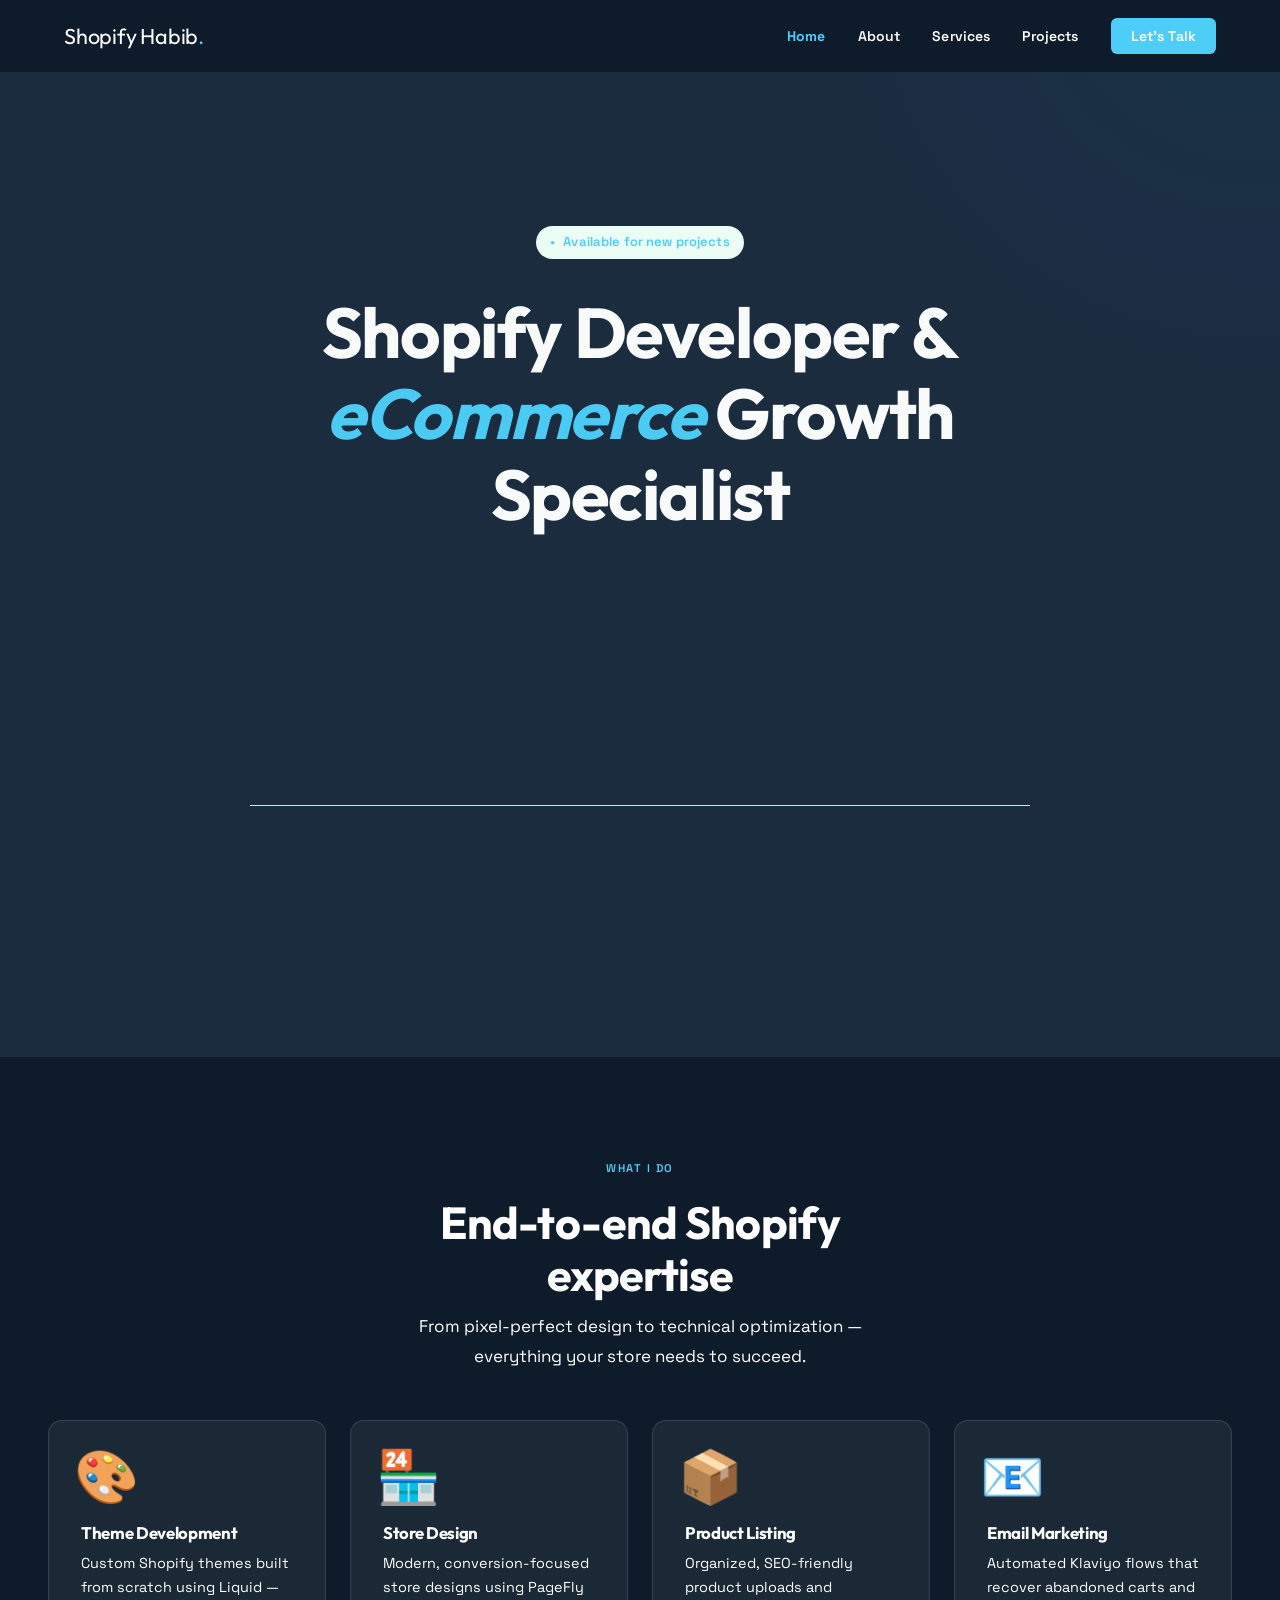
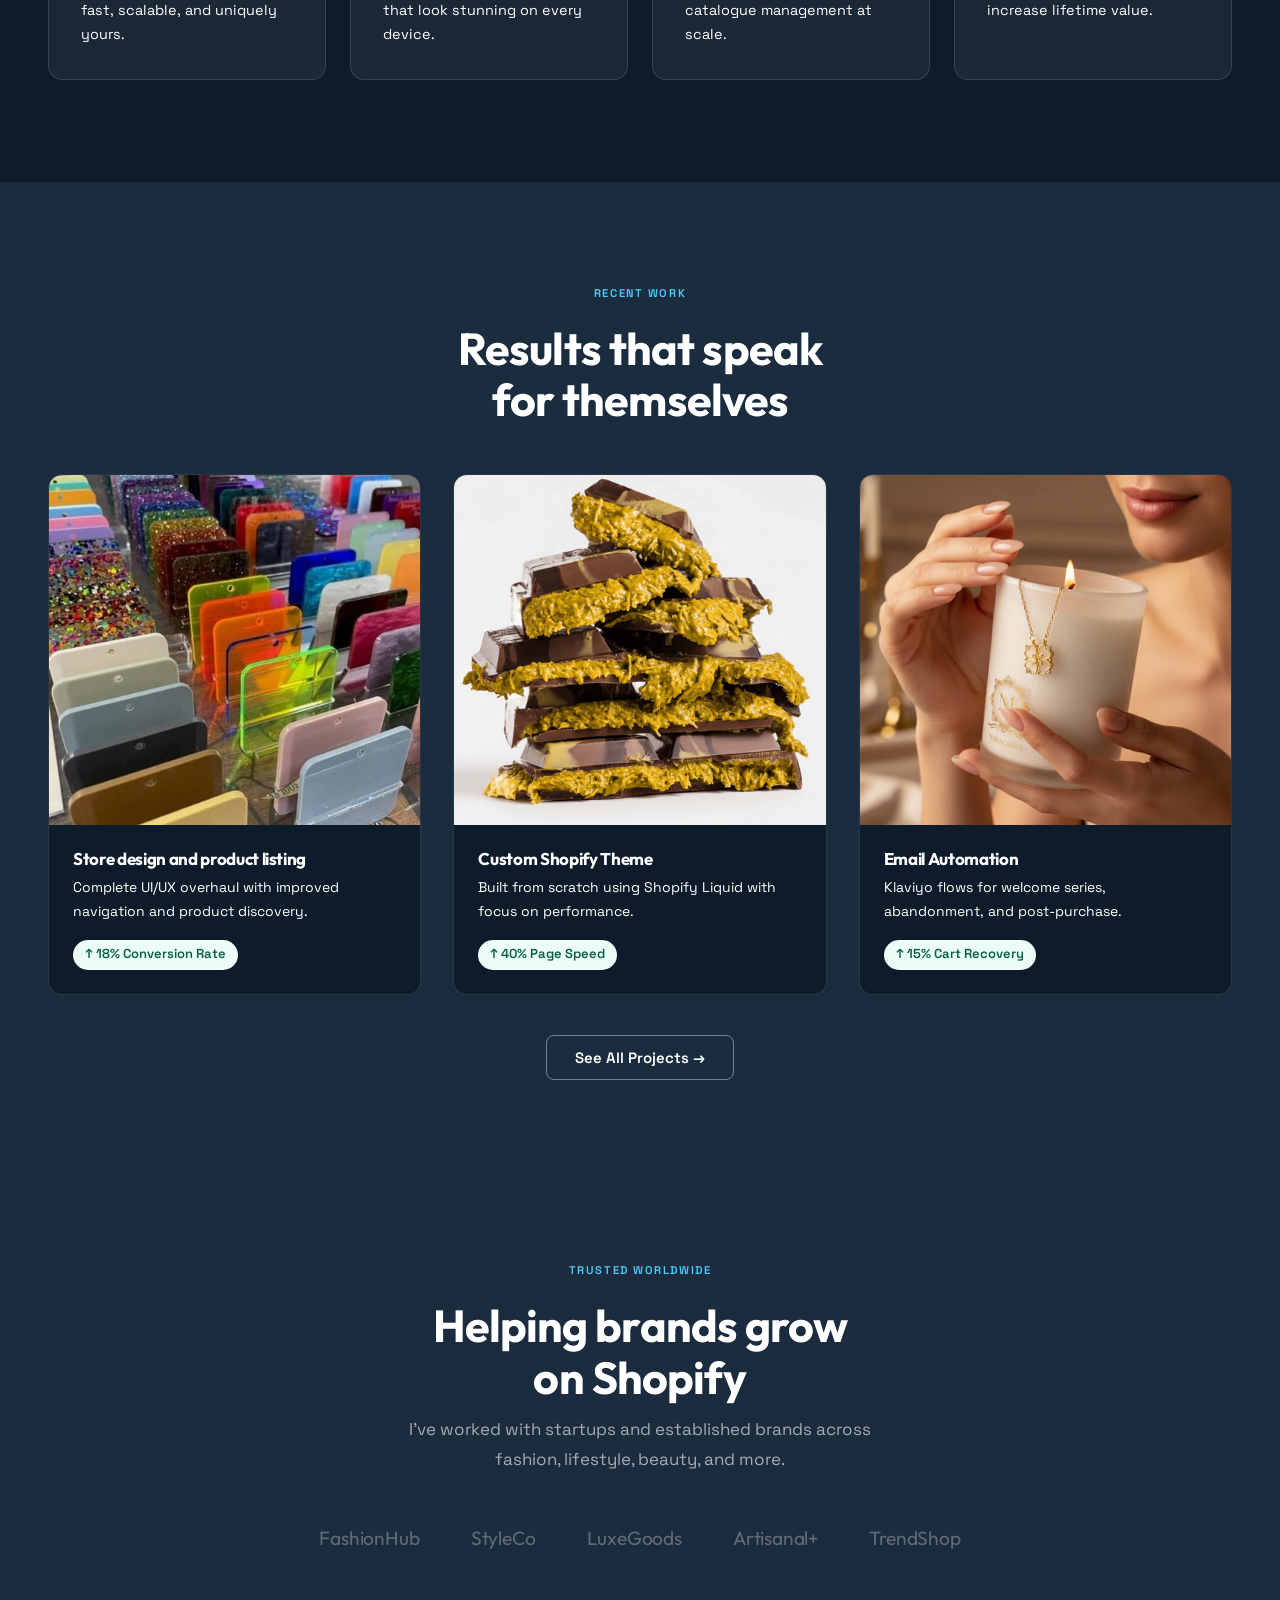
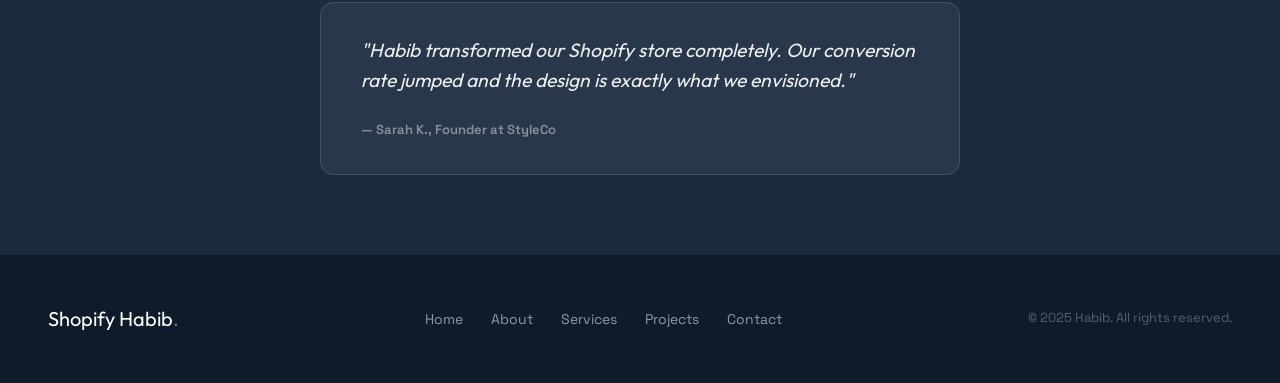
<file: index.html>
<!DOCTYPE html>
<html lang="en">

<head>
    <meta charset="UTF-8">
    <meta name="viewport" content="width=device-width, initial-scale=1.0">
    <title>Habib — Shopify Developer</title>
    <link rel="preconnect" href="https://fonts.googleapis.com">
    <link
        href="https://fonts.googleapis.com/css2?family=Space+Grotesk:wght@300;400;500;600;700&family=Outfit:wght@400;500;600;700&display=swap"
        rel="stylesheet">
    <link rel="stylesheet" href="css/style.css">
</head>

<body>

    <nav id="main-nav">
        <a class="nav-logo" href="index.html">Shopify Habib<span>.</span></a>
        <ul class="nav-links" id="nav-links">
            <li><a href="index.html">Home</a></li>
            <li><a href="about.html">About</a></li>
            <li><a href="services.html">Services</a></li>
            <li><a href="projects.html">Projects</a></li>
            <li><a href="contact.html" class="nav-cta">Let's Talk</a></li>
        </ul>
        <button class="hamburger" id="hamburger" onclick="toggleMenu()" aria-label="Menu">
            <span></span><span></span><span></span>
        </button>
    </nav>

    <div class="page active" id="page-home">

        <!-- Hero -->
        <section class="hero">
            <div class="hero-bg"></div>
            <div class="container">
                <div class="hero-inner">
                    <div class="hero-badge">Available for new projects</div>
                    <h1>Shopify Developer &amp; <em>eCommerce</em> Growth Specialist</h1>
                    <p class="hero-sub">I build high-converting Shopify stores, custom themes, and optimized user
                        experiences that turn visitors into loyal customers.</p>
                    <div class="hero-btns">
                        <button class="btn btn-primary" onclick="window.location.href='projects.html'">View
                            Projects</button>
                        <button class="btn btn-outline" onclick="window.location.href='contact.html'">Contact
                            Me</button>
                    </div>
                    <div class="hero-stats">
                        <div class="stat-item">
                            <div class="stat-num">50+</div>
                            <div class="stat-label">Stores Launched</div>
                        </div>
                        <div class="stat-item">
                            <div class="stat-num">3+</div>
                            <div class="stat-label">Years Experience</div>
                        </div>
                        <div class="stat-item">
                            <div class="stat-num">98%</div>
                            <div class="stat-label">Client Satisfaction</div>
                        </div>
                        <div class="stat-item">
                            <div class="stat-num">40%</div>
                            <div class="stat-label">Avg. Speed Gain</div>
                        </div>
                    </div>
                </div>
            </div>
        </section>

        <!-- Services Preview -->
        <section class="services-preview">
            <div class="container">
                <div class="section-header fade-in">
                    <span class="section-label">What I Do</span>
                    <h2>End-to-end Shopify<br>expertise</h2>
                    <p>From pixel-perfect design to technical optimization — everything your store needs to succeed.</p>
                </div>
                <div class="services-grid">
                    <div class="service-card fade-in fade-in-delay-1">
                        <div class="service-icon">🎨</div>
                        <h3>Theme Development</h3>
                        <p>Custom Shopify themes built from scratch using Liquid — fast, scalable, and uniquely yours.
                        </p>
                    </div>
                    <div class="service-card fade-in fade-in-delay-2">
                        <div class="service-icon">🏪</div>
                        <h3>Store Design</h3>
                        <p>Modern, conversion-focused store designs using PageFly that look stunning on every device.
                        </p>
                    </div>
                    <div class="service-card fade-in fade-in-delay-3">
                        <div class="service-icon">📦</div>
                        <h3>Product Listing</h3>
                        <p>Organized, SEO-friendly product uploads and catalogue management at scale.</p>
                    </div>
                    <div class="service-card fade-in fade-in-delay-4">
                        <div class="service-icon">📧</div>
                        <h3>Email Marketing</h3>
                        <p>Automated Klaviyo flows that recover abandoned carts and increase lifetime value.</p>
                    </div>
                </div>
            </div>
        </section>

        <!-- Projects Preview -->
        <section class="projects-preview">
            <div class="container">
                <div class="section-header fade-in">
                    <span class="section-label">Recent Work</span>
                    <h2>Results that speak<br>for themselves</h2>
                </div>
                <div class="projects-grid">

                    <div class="project-card fade-in fade-in-delay-1">
                        <a href="https://denveracrylics.com/" target="_blank" rel="noopener noreferrer">
                            <div class="project-thumb project-thumb-1">
                                <img src="assets/Sample-Pack-2.webp" alt="denveracrylics.com">
                            </div>
                            <div class="project-body">
                                <h3>Store design and product listing</h3>
                                <p>Complete UI/UX overhaul with improved navigation and product discovery.</p>
                                <span class="project-result">↑ 18% Conversion Rate</span>
                            </div>
                        </a>
                    </div>
                    <div class="project-card fade-in fade-in-delay-2">
                        <a href="https://dubaichocolates.de/" target="_blank" rel="noopener noreferrer">
                            <div class="project-thumb project-thumb-2">
                                <img src="assets/kilo_product.webp" alt="dubaichocolates.de">
                            </div>
                            <div class="project-body">
                                <h3>Custom Shopify Theme</h3>
                                <p>Built from scratch using Shopify Liquid with focus on performance.</p>
                                <span class="project-result">↑ 40% Page Speed</span>
                            </div>
                        </a>
                    </div>
                    <div class="project-card fade-in fade-in-delay-3">
                        <a href="https://monacora.com/" target="_blank" rel="noopener noreferrer">
                            <div class="project-thumb project-thumb-3">
                                <img src="assets/monacora Bougie.webp" alt="monacora Bougie">
                            </div>
                            <div class="project-body">
                                <h3>Email Automation</h3>
                                <p>Klaviyo flows for welcome series, abandonment, and post-purchase.</p>
                                <span class="project-result">↑ 15% Cart Recovery</span>
                            </div>
                        </a>
                    </div>
                </div>
                <div style="text-align:center; margin-top:2.5rem;">
                    <button class="btn btn-outline" onclick="window.location.href='projects.html'">See All Projects
                        →</button>
                </div>
            </div>
        </section>

        <!-- Trust -->
        <section class="trust-section"
            style="background: var(--off-gray); padding: 5rem 0;">
            <div class="container">
                <span class="section-label" style="color:var(--cta);">Trusted Worldwide</span>
                <h2>Helping brands grow<br>on Shopify</h2>
                <p>I've worked with startups and established brands across fashion, lifestyle, beauty, and more.</p>
                <div class="trust-logos">
                    <span class="trust-logo">FashionHub</span>
                    <span class="trust-logo">StyleCo</span>
                    <span class="trust-logo">LuxeGoods</span>
                    <span class="trust-logo">Artisanal+</span>
                    <span class="trust-logo">TrendShop</span>
                </div>
                <div class="testimonial-strip fade-in">
                    <blockquote>"Habib transformed our Shopify store completely. Our conversion rate jumped and the
                        design is exactly what we envisioned."</blockquote>
                    <cite>— Sarah K., Founder at StyleCo</cite>
                </div>
            </div>
        </section>

    </div>


    <!-- FOOTER -->
    <footer>
        <div class="container">
            <div class="footer-inner">
                <div class="footer-logo">Shopify Habib<span>.</span></div>
                <ul class="footer-links">
                    <li><a onclick="showPage('home')">Home</a></li>
                    <li><a onclick="showPage('about')">About</a></li>
                    <li><a onclick="showPage('services')">Services</a></li>
                    <li><a onclick="showPage('projects')">Projects</a></li>
                    <li><a onclick="showPage('contact')">Contact</a></li>
                </ul>
                <span class="footer-copy">© 2025 Habib. All rights reserved.</span>
            </div>
        </div>
    </footer>
    <script src="js/script.js"></script>
    <script src="js/index.js"></script>
    <script src="https://cdnjs.cloudflare.com/ajax/libs/gsap/3.12.5/gsap.min.js"></script>
</body>

</html>
</file>
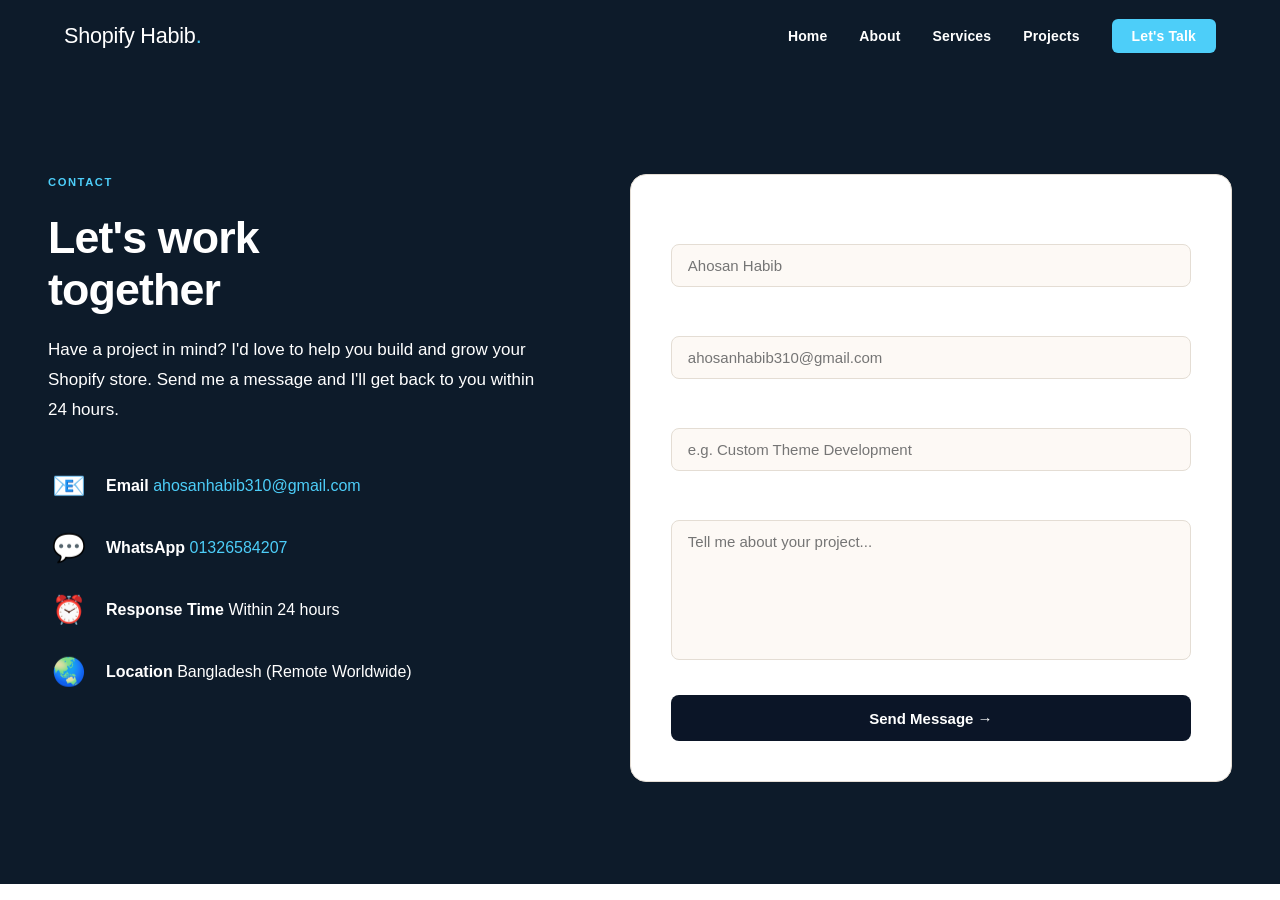
<file: contact.html>
<!DOCTYPE html>
<html lang="en">

<head>
    <meta charset="UTF-8">
    <meta name="viewport" content="width=device-width, initial-scale=1.0">
    <title>Document</title>
    <link rel="stylesheet" href="css/style.css">
    <link rel="stylesheet" href="css/contact.css">
</head>

<body>
<nav id="main-nav">
  <a class="nav-logo" href="index.html">Shopify Habib<span>.</span></a>
  <ul class="nav-links" id="nav-links">
    <li><a href="index.html">Home</a></li>
    <li><a href="about.html">About</a></li>
    <li><a href="services.html">Services</a></li>
    <li><a href="projects.html">Projects</a></li>
    <li><a href="contact.html" class="nav-cta">Let's Talk</a></li>
  </ul>
  <button class="hamburger" id="hamburger" onclick="toggleMenu()" aria-label="Menu">
    <span></span><span></span><span></span>
  </button>
</nav>

    <div class="page" id="page-contact">
        <section class="contact-page">
            <div class="container">
                <div class="contact-grid">
                    <div class="contact-info fade-in">
                        <span class="section-label">Contact</span>
                        <h2>Let's work<br>together</h2>
                        <p>Have a project in mind? I'd love to help you build and grow your Shopify store. Send me a
                            message and I'll get back to you within 24 hours.</p>

                        <div class="contact-details">
                            <div class="contact-detail">
                                <div class="contact-icon">📧</div>
                                <div class="contact-detail-text">
                                    <strong>Email</strong>
                                    <a href="mailto:ahosanhabib310@gmail.com">ahosanhabib310@gmail.com</a>
                                </div>
                            </div>
                            <div class="contact-detail">
                                <div class="contact-icon">💬</div>
                                <div class="contact-detail-text">
                                    <strong>WhatsApp</strong>
                                    <a href="https://wa.me/01326584207">01326584207</a>
                                </div>
                            </div>
                            <div class="contact-detail">
                                <div class="contact-icon">⏰</div>
                                <div class="contact-detail-text">
                                    <strong>Response Time</strong>
                                    <span>Within 24 hours</span>
                                </div>
                            </div>
                            <div class="contact-detail">
                                <div class="contact-icon">🌏</div>
                                <div class="contact-detail-text">
                                    <strong>Location</strong>
                                    <span>Bangladesh (Remote Worldwide)</span>
                                </div>
                            </div>
                        </div>
                    </div>

                    <div class="contact-form-wrap fade-in fade-in-delay-2">
                        <div id="contact-form-container">
                            <div class="form-group">
                                <label>Your Name</label>
                                <input type="text" id="f-name" placeholder="Ahosan Habib">
                            </div>
                            <div class="form-group">
                                <label>Email Address</label>
                                <input type="email" id="f-email" placeholder="ahosanhabib310@gmail.com">
                            </div>
                            <div class="form-group">
                                <label>Project Type</label>
                                <input type="text" id="f-project" placeholder="e.g. Custom Theme Development">
                            </div>
                            <div class="form-group">
                                <label>Message</label>
                                <textarea id="f-message" placeholder="Tell me about your project..."></textarea>
                            </div>
                            <button class="form-submit" onclick="submitForm()">Send Message →</button>
                        </div>
                        <div class="form-success" id="form-success">
                            <div class="success-icon">✅</div>
                            <h3>Message Sent!</h3>
                            <p>Thank you for reaching out. I'll get back to you within 24 hours.</p>
                        </div>
                    </div>
                </div>
            </div>
        </section>
    </div>
    <script src="js/script.js"></script>
</body>

</html>
</file>
<file: css/style.css>
:root {
    --primary-background: #0d1b2a;
    --off-gray: #1b2c3f;


    --off-white: #f2ede6;
    --navy: #0b1527;
    --navy-mid: #152340;
    --ink: #ffffff;
    --ink-light: #ffffff;
    --ink-lighter: #8295ae;
    --cta: #4dcef9;
    --cta-light: #ecfdf5;
    --cta-mid: #4D6094;
    --accent: #4D6094;
    --accent-light: #eef3fd;
    --border: #e4ddd4;
    --border-strong: #ccc3b8;
    --shadow: 0 1px 4px rgba(11,21,39,0.06), 0 6px 20px rgba(11,21,39,0.06);
    --shadow-hover: 0 8px 28px rgba(11,21,39,0.14), 0 24px 56px rgba(11,21,39,0.10);
    --shadow-cta: 0 8px 28px rgba(5,150,105,0.25);
    --radius: 14px;
    --nav-h: 72px;
    --serif: 'Outfit', sans-serif;
    --sans: 'Space Grotesk', sans-serif;
  }

  *, *::before, *::after { box-sizing: border-box; margin: 0; padding: 0; }

  html { scroll-behavior: smooth; font-size: 16px; }

  body {
    font-family: var(--sans);
    background: var(--white);
    color: var(--ink);
    line-height: 1.6;
    overflow-x: hidden;
  }
  a {
    text-decoration: none;
}

  /* ── NAVIGATION ───────────────────────────────── */
  nav {
    position: fixed;
    top: 0; left: 0; right: 0;
    height: var(--nav-h);
    background: #0d1b2a;
    backdrop-filter: blur(20px);
    -webkit-backdrop-filter: blur(20px);
    z-index: 1000;
    display: flex;
    align-items: center;
    justify-content: space-between;
    padding: 0 clamp(1.5rem, 5vw, 5rem);
    transition: box-shadow 0.3s;
  }

  nav.scrolled { box-shadow: 0 2px 28px rgba(11,21,39,0.09); }

  .nav-logo {
    font-family: var(--serif);
    font-size: 1.35rem;
    color: var(--ink);
    text-decoration: none;
    letter-spacing: -0.01em;
  }

  .nav-logo span { color: var(--cta); }

  .nav-links {
    display: flex;
    align-items: center;
    gap: 2rem;
    list-style: none;
  }

  .nav-links a {
    font-size: 0.875rem;
    font-weight: 600;
    color: #ffffff;
    text-decoration: none;
    letter-spacing: 0.01em;
    transition: color 0.2s;
    cursor: pointer;
  }

  .nav-links a:hover, .nav-links a.active { color: var(--ink); }

  .nav-cta {
    font-size: 0.875rem;
    font-weight: 600;
    color: var(--white) !important;
    background: var(--cta);
    padding: 0.55rem 1.25rem;
    border-radius: 6px;
    transition: background 0.2s, transform 0.15s !important;
  }

  .nav-cta:hover { background: #047857 !important; transform: translateY(-1px); box-shadow: var(--shadow-cta); }

  .hamburger {
    display: none;
    flex-direction: column;
    gap: 5px;
    cursor: pointer;
    padding: 4px;
    background: none;
    border: none;
  }

  .hamburger span {
    display: block;
    width: 22px;
    height: 2px;
    background: #ffffff;
    border-radius: 2px;
    transition: all 0.3s;
  }

  .nav-links.open {
    display: block; /* mobile menu open */
}

.nav-links a.active {
    color: #4dcef9; 
    font-weight: bold;
}

  /* ── PAGES ───────────────────────────────── */
  .page {
    min-height: 100vh;
    padding-top: var(--nav-h);
  }

  .page.active { display: block; }

  /* ── SHARED UTILS ───────────────────────────────── */
  .container { max-width: 1440px; margin: 0 auto; padding: 0 clamp(1.5rem, 5vw, 3rem); }

  section { padding: clamp(4rem, 8vw, 7rem) 0; }

  .section-label {
    display: block;
    font-size: 0.7rem;
    font-weight: 600;
    letter-spacing: 0.14em;
    text-transform: uppercase;
    color: var(--cta);
    margin-bottom: 1.25rem;
  }

  h1, h2, h3 { font-family: var(--serif); letter-spacing: -0.02em; line-height: 1.15; }

  h1 { font-size: clamp(2.5rem, 5.5vw, 4.5rem); }
  h2 { font-size: clamp(1.9rem, 3.5vw, 3rem); }
  h3 { font-size: 1.3rem; }

  p { color: var(--ink-light); font-size: 1.0625rem; line-height: 1.75; }

  .divider { height: 1px; background: var(--border); }

  .btn {
    display: inline-flex;
    align-items: center;
    gap: 0.5rem;
    padding: 0.75rem 1.75rem;
    border-radius: 8px;
    font-family: var(--sans);
    font-size: 0.9375rem;
    font-weight: 600;
    text-decoration: none;
    cursor: pointer;
    border: none;
    transition: all 0.2s;
  }

  .btn-primary {
    background: var(--cta);
    color: var(--white);
  }

  .btn-primary:hover { background: var(--accent); color: var(--white); transform: translateY(-2px); box-shadow: var(--shadow-cta); }

  .btn-outline {
    background: transparent;
    color: var(--ink);
    border: 1.5px solid rgba(255, 255, 255, 0.40);
  }

  .btn-outline:hover { border-color: var(--cta); background: var(--cta); color: var(--white); transform: translateY(-2px); }




  /* ── HOME PAGE ───────────────────────────────── */





  /* Hero */
  .hero {
    padding: clamp(5rem, 12vw, 10rem) 0 clamp(4rem, 8vw, 7rem);
    position: relative;
    overflow: hidden;
    background: var(--off-gray);
  }



  .hero::before {
    content: '';
    position: absolute;
    top: -40%;
    right: -20%;
    width: 700px;
    height: 700px;
    background: radial-gradient(circle at 60% 40%, rgba(5,150,105,0.07) 0%, rgba(27,79,216,0.04) 50%, transparent 70%);
    pointer-events: none;
  }

 .hero-inner { max-width: 780px; margin: 0 auto; text-align: center; }

  .hero-badge {
    display: inline-flex;
    align-items: center;
    gap: 0.5rem;
    background: var(--cta-light);
    color: var(--cta);
    font-size: 0.8125rem;
    font-weight: 600;
    padding: 0.4rem 0.9rem;
    border-radius: 100px;
    margin-bottom: 2rem;
    letter-spacing: 0.01em;
  }

  .hero-badge::before { content: '●'; font-size: 0.5rem; animation: pulse 2s infinite; }

  @keyframes pulse {
    0%, 100% { opacity: 1; }
    50% { opacity: 0.4; }
  }

  .hero h1 {
    margin-bottom: 1.5rem;
    color: var(--ink);
  }

  .hero h1 em {
    font-style: italic;
    color: var(--cta);
  }

  .hero-sub {
    font-size: clamp(1rem, 1.8vw, 1.2rem);
    color: var(--ink-light);
    max-width: 560px;
    margin: 0 auto 2.5rem;
    line-height: 1.7;
  }

  .hero-btns { display: flex; gap: 1rem; flex-wrap: wrap; justify-content: center; }

  .hero-stats {
    display: flex;
    gap: clamp(2rem, 5vw, 4rem);
    margin-top: 4rem;
    padding-top: 2.5rem;
    border-top: 1px solid var(--border);
    flex-wrap: wrap;
    justify-content: center;
  }

  .stat-item { text-align: center; }
  .stat-num {
    font-family: var(--serif);
    font-size: 3.5rem;
    font-weight: 600;
    color: var(--ink);
    line-height: 1.5;
    margin-bottom: 0.25rem;
  }
  .stat-label { font-size: 0.8125rem; color: var(--ink-lighter); font-weight: 500; }

  /* Services Preview */
  .services-preview { background: #0d1b2a; }

  .section-header { margin-bottom: 3rem; text-align: center; }
  .section-header h2 { margin-bottom: 0.75rem; }
  .section-header p { max-width: 520px; margin: 0 auto; }

  .services-grid {
    display: grid;
    grid-template-columns: repeat(auto-fit, minmax(240px, 1fr));
    gap: 1.5rem;
  }

  .service-card {
    background: rgba(255, 255, 255, 0.06);
    border: 1px solid rgba(255, 255, 255, 0.12);
    border-radius: var(--radius);
    padding: 2rem;
    transition: all 0.3s;
    position: relative;
    overflow: hidden;
  }

  .service-card::after {
    content: '';
    position: absolute;
    bottom: 0; left: 0; right: 0;
    height: 3px;
    background: linear-gradient(90deg, var(--cta), var(--cta-mid));
    transform: scaleX(0);
    transition: transform 0.3s;
    transform-origin: left;
  }

  .service-card:hover { box-shadow: var(--shadow-hover); transform: translateY(-4px); }
  .service-card:hover::after { transform: scaleX(1); }

  .service-icon {
    width: 50px;
    height: 50px;
    display: flex;
    align-items: center;
    justify-content: center;
    margin-bottom: 1.25rem;
    font-size: 3.25rem;
  }

  .service-card h3 { margin-bottom: 0.6rem; font-size: 1.05rem; }
  .service-card p { font-size: 0.9rem; line-height: 1.65; }

  /* Projects Preview */
  .projects-preview {
     background: var(--off-gray); 
    }
  .projects-grid {
    display: grid;
    grid-template-columns: repeat(auto-fit, minmax(300px, 1fr));
    gap: 2rem;
  }

  .project-card {
    border-radius: var(--radius);
    overflow: hidden;
    transition: all 0.3s;
    background: #0d1b2a;
    border: 1px solid rgba(255, 255, 255, 0.12);
  }

  .project-card:hover { box-shadow: var(--shadow-hover); transform: translateY(-4px); }

  .project-thumb {
    height: 200px;
    display: flex;
    align-items: center;
    justify-content: center;
    font-size: 3rem;
    position: relative;
    overflow: hidden;
  }

  .project-thumb-1 { background: linear-gradient(135deg, #eef2fc 0%, #c7d9ff 100%); height: 350px; }
  .project-thumb-2 { background: linear-gradient(135deg, #f0fff4 0%, #c6f6d5 100%); height: 350px; }
  .project-thumb-3 { background: linear-gradient(135deg, #fff7f0 0%, #fed7aa 100%); height: 350px; }

  .project-thumb-1 img, .project-thumb-2 img, .project-thumb-3 img {
    width: 100%;
    height: 100%;
    object-fit: cover;
  }

  .project-body { padding: 1.5rem; }
  .project-body h3 { font-size: 1.0625rem; margin-bottom: 0.4rem; color: #ffffff; }
  .project-body p { font-size: 0.875rem; margin-bottom: 1rem; }

  .project-result {
    display: inline-flex;
    align-items: center;
    gap: 0.4rem;
    font-size: 0.8125rem;
    font-weight: 600;
    color: #065f46;
    background: var(--cta-light);
    padding: 0.3rem 0.75rem;
    border-radius: 100px;
  }

  /* Trust */
  .trust-section { text-align: center; }
  .trust-section h2 { margin-bottom: 0.75rem; color: var(--white); }
  .trust-section > .container > p { max-width: 480px; margin: 0 auto 3rem; color: rgba(255,255,255,0.6); }

  .trust-logos {
    display: flex;
    justify-content: center;
    align-items: center;
    gap: clamp(1.5rem, 4vw, 3.5rem);
    flex-wrap: wrap;
    opacity: 0.6;
  }

  .trust-logo {
    font-family: var(--serif);
    font-size: 1.2rem;
    color: rgba(255,255,255,0.5);
    font-weight: 400;
    letter-spacing: -0.01em;
  }

  .testimonial-strip {
    margin-top: 3.5rem;
    background: rgba(255,255,255,0.06);
    border: 1px solid rgba(255,255,255,0.12);
    border-radius: var(--radius);
    padding: 2rem 2.5rem;
    max-width: 640px;
    margin-left: auto;
    margin-right: auto;
    text-align: left;
    margin-top: 3rem;
  }

  .testimonial-strip blockquote {
    font-family: var(--serif);
    font-size: 1.2rem;
    color: rgba(255,255,255,0.92);
    line-height: 1.6;
    margin-bottom: 1.25rem;
    font-style: italic;
  }

  .testimonial-strip cite {
    font-size: 0.8125rem;
    font-weight: 600;
    color: rgba(255,255,255,0.45);
    font-style: normal;
  }

  
  
  

  

  /* ── FOOTER ───────────────────────────────── */
  footer {
    background: #0d1b2a;
    color: var(--white);
    padding: 3rem 0;
  }

  .footer-inner {
    display: flex;
    align-items: center;
    justify-content: space-between;
    flex-wrap: wrap;
    gap: 1.5rem;
  }

  .footer-logo {
    font-family: var(--serif);
    font-size: 1.25rem;
    color: var(--white);
  }

  .footer-logo span { color: rgba(255,255,255,0.4); }

  .footer-links {
    display: flex;
    gap: 1.75rem;
    list-style: none;
  }

  .footer-links a {
    font-size: 0.875rem;
    color: rgba(255,255,255,0.55);
    text-decoration: none;
    cursor: pointer;
    transition: color 0.2s;
  }

  .footer-links a:hover { color: var(--white); }

  .footer-copy {
    font-size: 0.8125rem;
    color: rgba(255,255,255,0.3);
  }

  /* ── ANIMATIONS ───────────────────────────────── */
  .fade-in {
    opacity: 0;
    transform: translateY(20px);
    transition: opacity 0.6s ease, transform 0.6s ease;
  }

  .fade-in.visible {
    opacity: 1;
    transform: translateY(0);
  }

  .fade-in-delay-1 { transition-delay: 0.1s; }
  .fade-in-delay-2 { transition-delay: 0.2s; }
  .fade-in-delay-3 { transition-delay: 0.3s; }
  .fade-in-delay-4 { transition-delay: 0.4s; }

  /* ── MOBILE ───────────────────────────────── */
  @media (max-width: 768px) {
    .nav-links { display: none; flex-direction: column; gap: 0; }
    .nav-links.open {
      display: flex;
      position: fixed;
      top: var(--nav-h);
      left: 0; right: 0;
      background: #0d1b2a;
      border-bottom: 1px solid var(--border);
      padding: 1rem 0;
      box-shadow: 0 8px 24px rgba(0,0,0,0.08);
    }
    .nav-links li { width: 100%; }
    .nav-links a {
      display: block;
      padding: 0.75rem 2rem;
      font-size: 1rem;
    }
    .nav-links .nav-cta { margin: 0.5rem 2rem; border-radius: 8px; text-align: center; }
    .hamburger { display: flex; }

    .about-grid { grid-template-columns: 1fr; }
    .about-photo-wrap { position: static; }
    .about-photo { aspect-ratio: 3/2; }

    .service-detail { grid-template-columns: 1fr; gap: 2rem; direction: ltr !important; }
    .service-detail.reverse > * { direction: ltr; }

    .contact-grid { grid-template-columns: 1fr; gap: 2.5rem; }

    .footer-inner { flex-direction: column; align-items: flex-start; }
    .footer-links { flex-wrap: wrap; gap: 1rem; }
  }
</file>
<file: css/contact.css>
.contact-page {
    padding: clamp(4rem, 8vw, 7rem) 0;
    background-color: var(--primary-background);
  }

  .contact-grid {
    display: grid;
    grid-template-columns: 1fr 1.2fr;
    gap: 5rem;
    align-items: start;
  }

  .contact-info h2 { margin-bottom: 1.25rem; }
  .contact-info > p { margin-bottom: 2.5rem; }

  .contact-details { display: flex; flex-direction: column; gap: 1.25rem; }

  .contact-detail {
    display: flex;
    align-items: center;
    gap: 1rem;
  }

  .contact-detail-text a{
    color: var(--cta);
  }

  .contact-icon {
    width: 42px;
    height: 42px;
    min-width: 42px;
    display: flex;
    align-items: center;
    justify-content: center;
    font-size: 1.7rem;
  }


  .contact-form-wrap {
    background: #ffffff;
    border: 1px solid var(--border);
    border-radius: 16px;
    padding: 2.5rem;
  }

  .form-group { margin-bottom: 1.25rem; }

  .form-group label {
    display: block;
    font-size: 0.8125rem;
    font-weight: 600;
    color: var(--ink);
    margin-bottom: 0.5rem;
    letter-spacing: 0.01em;
  }

  .form-group input,
  .form-group textarea {
    width: 100%;
    padding: 0.75rem 1rem;
    background: #fdf9f5;
    border: 1.5px solid var(--border);
    border-radius: 8px;
    font-family: var(--sans);
    font-size: 0.9375rem;
    color: var(--ink);
    outline: none;
    transition: border-color 0.2s, box-shadow 0.2s;
    resize: none;
  }

  .form-group input:focus,
  .form-group textarea:focus {
    border-color: var(--cta);
    box-shadow: 0 0 0 3px rgba(5,150,105,0.12);
  }

  .form-group textarea { height: 140px; }

  .form-submit {
    width: 100%;
    padding: 0.9rem;
    background: var(--navy);
    color: var(--white);
    border: none;
    border-radius: 8px;
    font-family: var(--sans);
    font-size: 0.9375rem;
    font-weight: 600;
    cursor: pointer;
    transition: all 0.2s;
    margin-top: 0.5rem;
  }

  .form-submit:hover { background: var(--cta); color: var(--white); transform: translateY(-2px); box-shadow: var(--shadow-cta); }

  .form-success {
    display: none;
    text-align: center;
    padding: 2rem;
  }

  .form-success .success-icon { font-size: 3rem; margin-bottom: 1rem; }
  .form-success h3 { margin-bottom: 0.5rem; }
</file>
